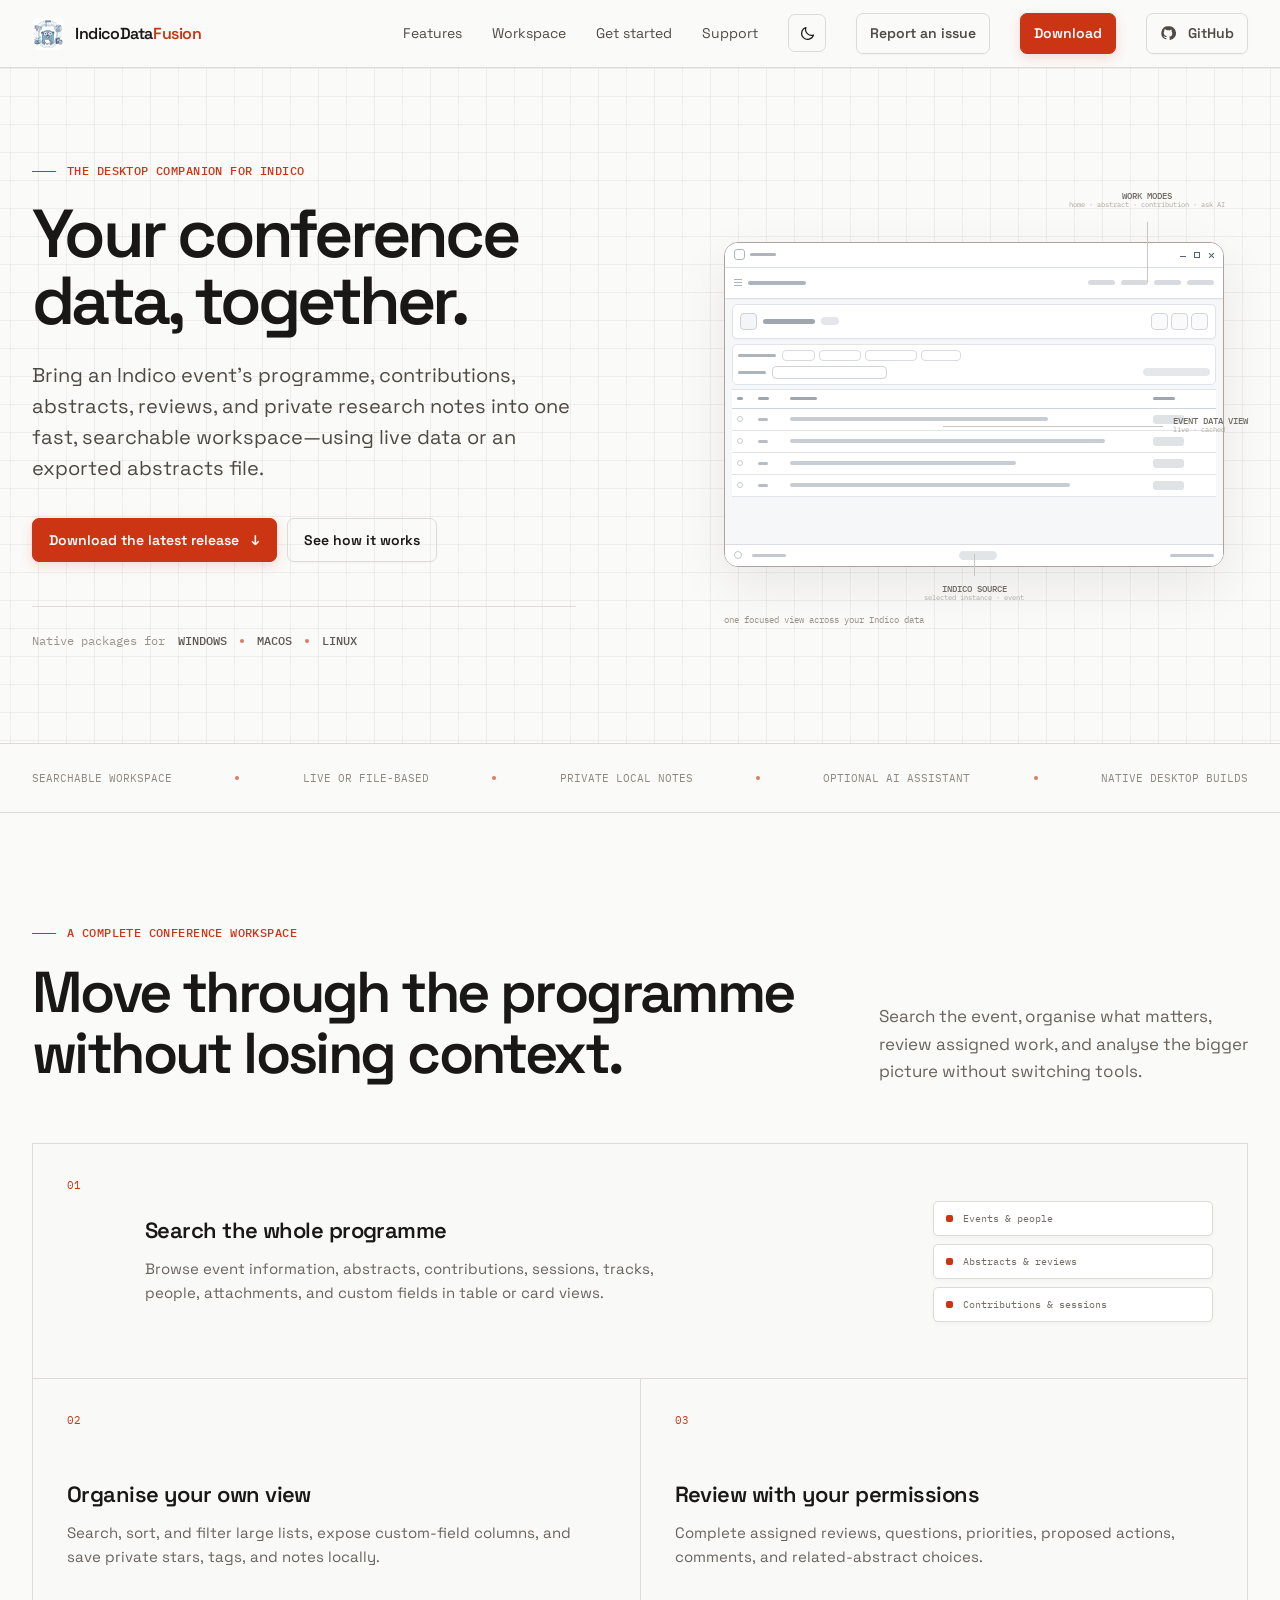
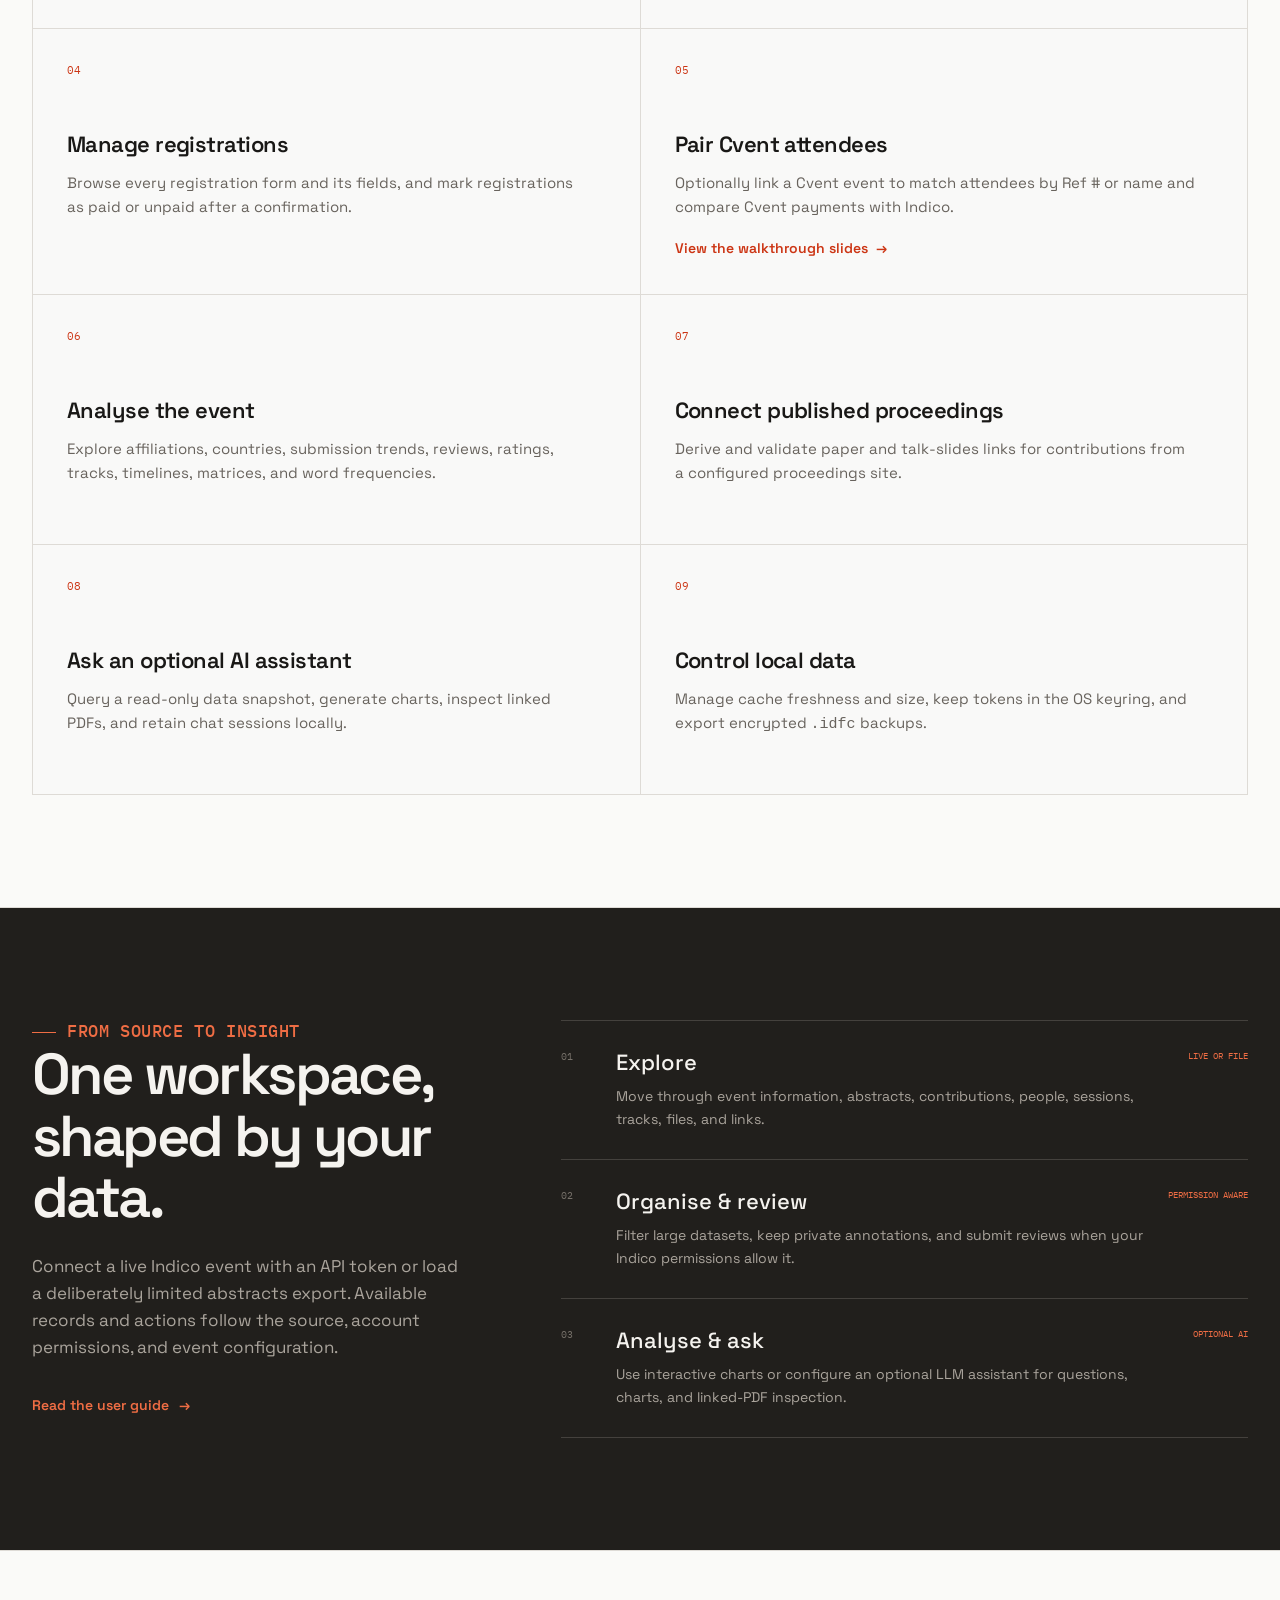
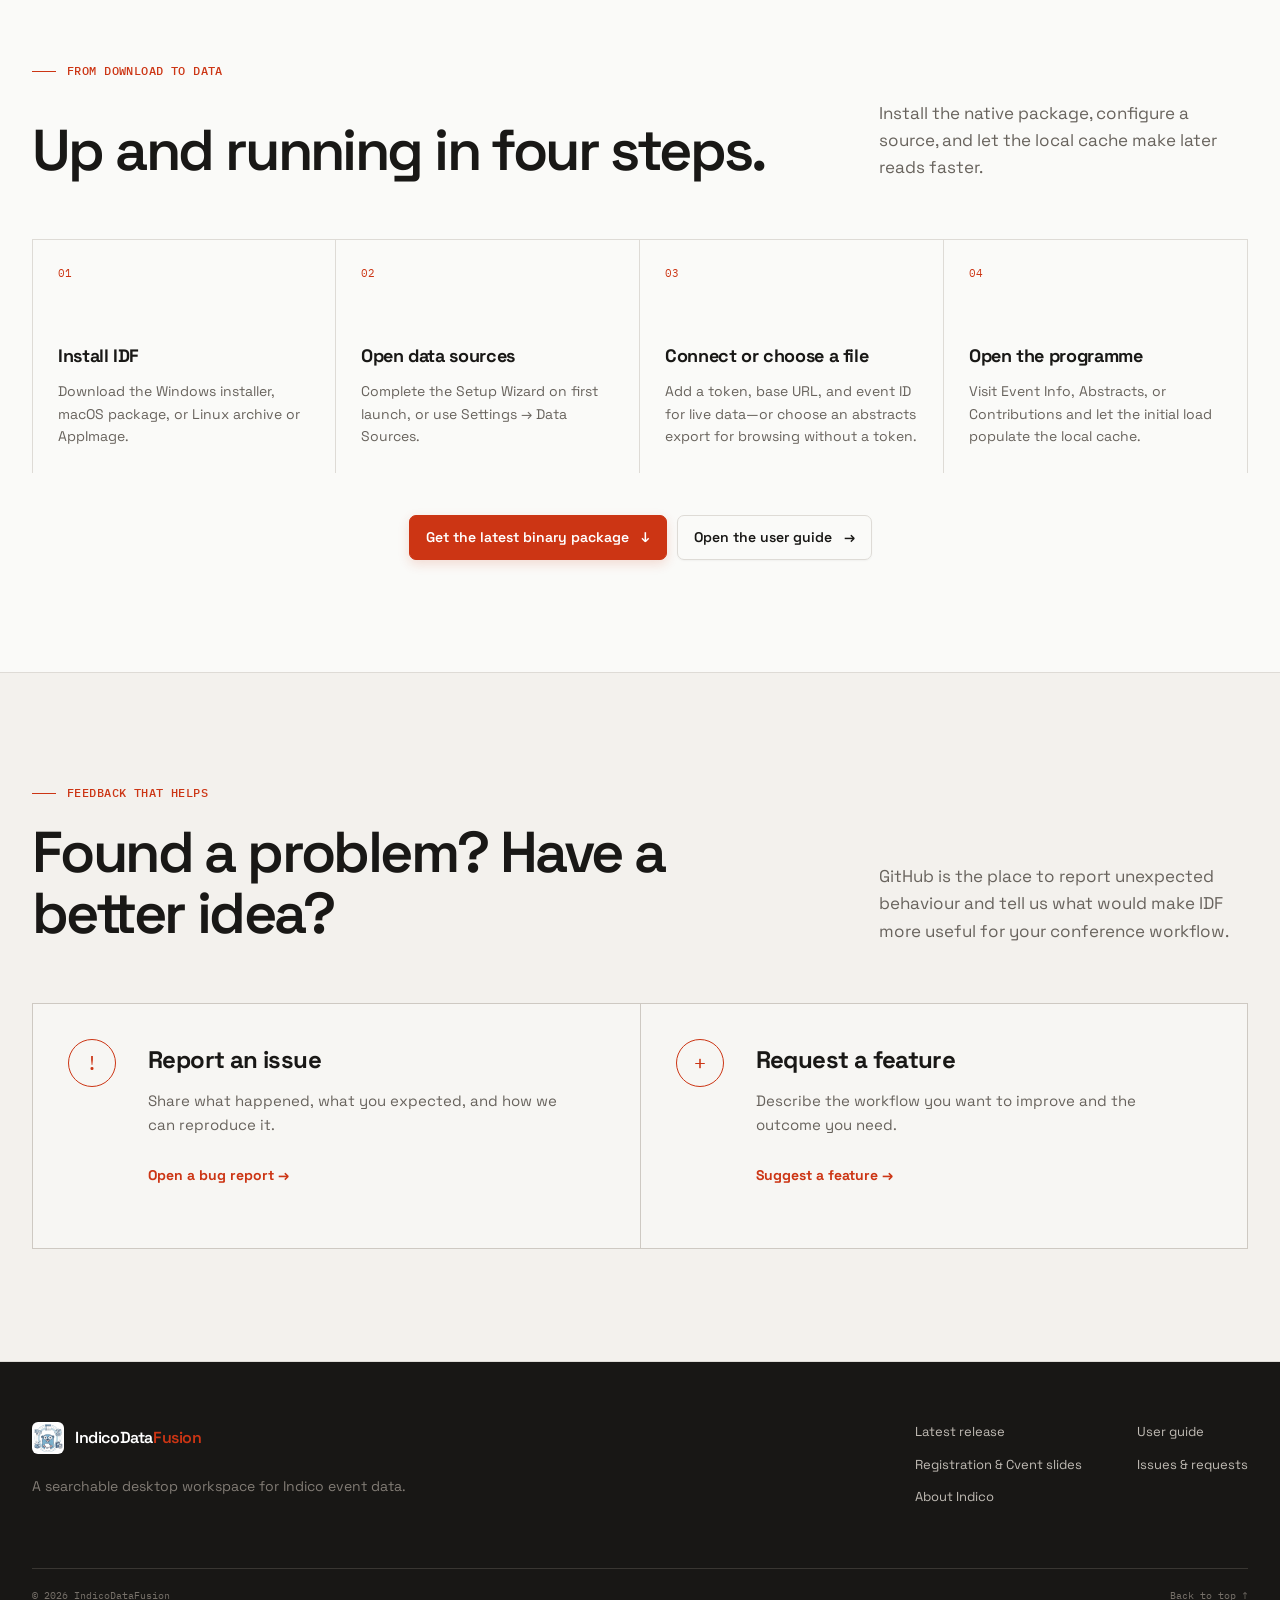
<file: docs/index.html>
<!doctype html>
<html lang="en">
<head>
  <meta charset="utf-8" />
  <meta name="viewport" content="width=device-width, initial-scale=1" />
  <meta name="theme-color" content="#cc3514" />
  <meta name="description" content="IndicoDataFusion is a native desktop workspace for searching Indico programmes, abstracts, contributions, reviews, and private local notes." />
  <meta property="og:title" content="IndicoDataFusion · Your conference data, together" />
  <meta property="og:description" content="Search, organise, review, and analyse live or exported Indico event data from one focused desktop app." />
  <meta property="og:type" content="website" />
  <title>IndicoDataFusion · Your conference data, together</title>
  <script>
    try {
      const savedTheme = localStorage.getItem("idf-theme");
      const theme = savedTheme || (matchMedia("(prefers-color-scheme: dark)").matches ? "dark" : "light");
      document.documentElement.dataset.theme = theme;
    } catch (_) {}
  </script>
  <link rel="preconnect" href="https://fonts.googleapis.com" />
  <link rel="preconnect" href="https://fonts.gstatic.com" crossorigin />
  <link href="https://fonts.googleapis.com/css2?family=IBM+Plex+Mono:wght@400;500&family=Space+Grotesk:wght@400;500;600;700&display=swap" rel="stylesheet" />
  <link rel="stylesheet" href="style.css" />
  <link rel="icon" type="image/svg+xml" href="icon.svg" />
</head>
<body>
  <header class="site-header" id="top">
    <nav class="nav shell" aria-label="Primary navigation">
      <a class="brand" href="#top" aria-label="IndicoDataFusion home">
        <img class="brand-icon" src="icon.svg" alt="" aria-hidden="true" />
        <span>IndicoData<span>Fusion</span></span>
      </a>
      <button class="nav-toggle" id="navToggle" type="button" aria-expanded="false" aria-controls="navMenu" aria-label="Open navigation"><span></span><span></span><span></span></button>
      <div class="nav-menu" id="navMenu">
        <a href="#features">Features</a><a href="#workspace">Workspace</a><a href="#get-started">Get started</a><a href="#support">Support</a>
        <button class="theme-toggle" id="themeToggle" type="button" aria-label="Switch to dark mode" title="Switch to dark mode">
          <svg class="sun-icon" viewBox="0 0 24 24" aria-hidden="true"><circle cx="12" cy="12" r="3.5"></circle><path d="M12 2v2M12 20v2M4.93 4.93l1.42 1.42M17.65 17.65l1.42 1.42M2 12h2M20 12h2M4.93 19.07l1.42-1.42M17.65 6.35l1.42-1.42"></path></svg>
          <svg class="moon-icon" viewBox="0 0 24 24" aria-hidden="true"><path d="M20.5 14.3A8.6 8.6 0 0 1 9.7 3.5 8.6 8.6 0 1 0 20.5 14.3Z"></path></svg>
        </button>
        <a class="button button-small button-quiet" href="https://github.com/IndicoDataFusion/IDF-App/issues" target="_blank" rel="noopener">Report an issue</a>
        <a class="button button-small button-primary" href="https://github.com/IndicoDataFusion/IDF-App/releases/latest" target="_blank" rel="noopener">Download</a>
        <a class="button button-small button-quiet github-button" href="https://github.com/IndicoDataFusion/IDF-App" target="_blank" rel="noopener"><svg viewBox="0 0 24 24" aria-hidden="true"><path d="M12 2a10 10 0 0 0-3.16 19.49c.5.09.68-.22.68-.48v-1.69c-2.78.6-3.37-1.18-3.37-1.18-.45-1.16-1.11-1.47-1.11-1.47-.91-.62.07-.61.07-.61 1 .07 1.53 1.03 1.53 1.03.9 1.53 2.35 1.09 2.92.83.09-.65.35-1.09.64-1.34-2.22-.25-4.56-1.11-4.56-4.94 0-1.09.39-1.98 1.03-2.68-.1-.25-.45-1.27.1-2.64 0 0 .84-.27 2.75 1.02A9.6 9.6 0 0 1 12 8c.85 0 1.71.11 2.51.34 1.91-1.29 2.75-1.02 2.75-1.02.55 1.37.2 2.39.1 2.64.64.7 1.03 1.59 1.03 2.68 0 3.84-2.34 4.68-4.57 4.93.36.31.68.92.68 1.85v2.75c0 .27.18.58.69.48A10 10 0 0 0 12 2Z" fill="currentColor"></path></svg>GitHub</a>
      </div>
    </nav>
  </header>

  <main>
    <section class="hero grid-field" aria-labelledby="hero-title">
      <div class="shell hero-grid">
        <div class="hero-copy">
          <p class="eyebrow"><span></span> The desktop companion for Indico</p>
          <h1 id="hero-title">Your conference data, together.</h1>
          <p class="hero-lede">Bring an Indico event's programme, contributions, abstracts, reviews, and private research notes into one fast, searchable workspace—using live data or an exported abstracts file.</p>
          <div class="hero-actions">
            <a class="button button-primary" href="https://github.com/IndicoDataFusion/IDF-App/releases/latest" target="_blank" rel="noopener">Download the latest release <span aria-hidden="true">↓</span></a>
            <a class="button button-quiet" href="#get-started">See how it works</a>
          </div>
          <div class="availability" aria-label="Available platforms"><span>Native packages for</span><strong>Windows</strong><i></i><strong>macOS</strong><i></i><strong>Linux</strong></div>
        </div>

        <div class="app-schematic" aria-label="Illustration of the IDF desktop application">
          <div class="schematic-label label-top">WORK MODES <small>home · abstract · contribution · ask AI</small></div>
          <div class="schematic-label label-left">INDICO SOURCE <small>selected instance · event</small></div>
          <div class="schematic-label label-right-top">EVENT DATA VIEW <small>live · cached</small></div>
          <div class="app-window">
            <div class="window-bar"><span class="window-title"><i></i><b></b></span><span class="window-controls" aria-hidden="true"><i></i><i></i><i></i></span></div>
            <div class="window-body">
              <div class="app-nav"><strong><i></i><b></b></strong><div><span></span><span></span><span></span><span></span></div></div>
              <div class="workspace">
                <div class="workspace-head"><strong><i></i><b></b><em></em></strong><div><span></span><span></span><span></span></div></div>
                <div class="filter-panel"><div class="saved-views"><b></b><span></span><span></span><span></span><span></span></div><div class="filter-row"><b></b><span></span><em></em></div></div>
                <div class="data-table"><div class="table-head"><i></i><b></b><strong></strong><em></em></div><div class="data-row"><i></i><b></b><span></span><em></em></div><div class="data-row"><i></i><b></b><span></span><em></em></div><div class="data-row"><i></i><b></b><span></span><em></em></div><div class="data-row"><i></i><b></b><span></span><em></em></div>
                </div>
              </div>
            </div>
            <div class="app-statusbar"><i></i><span></span><b></b><span></span></div>
          </div>
          <p class="figure-caption">one focused view across your Indico data</p>
        </div>
      </div>
    </section>

    <div class="signal-strip" aria-label="Product highlights"><div class="signal-track shell"><span>SEARCHABLE WORKSPACE</span><i></i><span>LIVE OR FILE-BASED</span><i></i><span>PRIVATE LOCAL NOTES</span><i></i><span>OPTIONAL AI ASSISTANT</span><i></i><span>NATIVE DESKTOP BUILDS</span></div></div>

    <section class="section" id="features" aria-labelledby="features-title">
      <div class="shell">
        <p class="eyebrow"><span></span> A complete conference workspace</p>
        <div class="section-intro"><h2 id="features-title">Move through the programme without losing context.</h2><p>Search the event, organise what matters, review assigned work, and analyse the bigger picture without switching tools.</p></div>
        <div class="feature-grid">
          <article class="feature feature-wide"><div class="feature-number">01</div><div><h3>Search the whole programme</h3><p>Browse event information, abstracts, contributions, sessions, tracks, people, attachments, and custom fields in table or card views.</p></div><div class="source-stack" aria-hidden="true"><span><i></i>Events &amp; people</span><span><i></i>Abstracts &amp; reviews</span><span><i></i>Contributions &amp; sessions</span></div></article>
          <article class="feature"><div class="feature-number">02</div><h3>Organise your own view</h3><p>Search, sort, and filter large lists, expose custom-field columns, and save private stars, tags, and notes locally.</p></article>
          <article class="feature"><div class="feature-number">03</div><h3>Review with your permissions</h3><p>Complete assigned reviews, questions, priorities, proposed actions, comments, and related-abstract choices.</p></article>
          <article class="feature"><div class="feature-number">04</div><h3>Manage registrations</h3><p>Browse every registration form and its fields, and mark registrations as paid or unpaid after a confirmation.</p></article>
          <article class="feature"><div class="feature-number">05</div><h3>Pair Cvent attendees</h3><p>Optionally link a Cvent event to match attendees by Ref # or name and compare Cvent payments with Indico.</p><a class="feature-link" href="slides/cvent-sync/">View the walkthrough slides <span aria-hidden="true">→</span></a></article>
          <article class="feature"><div class="feature-number">06</div><h3>Analyse the event</h3><p>Explore affiliations, countries, submission trends, reviews, ratings, tracks, timelines, matrices, and word frequencies.</p></article>
          <article class="feature"><div class="feature-number">07</div><h3>Connect published proceedings</h3><p>Derive and validate paper and talk-slides links for contributions from a configured proceedings site.</p></article>
          <article class="feature"><div class="feature-number">08</div><h3>Ask an optional AI assistant</h3><p>Query a read-only data snapshot, generate charts, inspect linked PDFs, and retain chat sessions locally.</p></article>
          <article class="feature"><div class="feature-number">09</div><h3>Control local data</h3><p>Manage cache freshness and size, keep tokens in the OS keyring, and export encrypted <code>.idfc</code> backups.</p></article>
        </div>
      </div>
    </section>

    <section class="section modes" id="workspace" aria-labelledby="workspace-title">
      <div class="shell modes-grid">
        <div class="modes-copy"><p class="eyebrow light"><span></span> From source to insight</p><h2 id="workspace-title">One workspace, shaped by your data.</h2><p>Connect a live Indico event with an API token or load a deliberately limited abstracts export. Available records and actions follow the source, account permissions, and event configuration.</p><a class="text-link" href="https://github.com/IndicoDataFusion/IDF-App#user-guide" target="_blank" rel="noopener">Read the user guide <span aria-hidden="true">→</span></a></div>
        <div class="mode-list"><article><b>01</b><div><h3>Explore</h3><p>Move through event information, abstracts, contributions, people, sessions, tracks, files, and links.</p></div><span>LIVE OR FILE</span></article><article><b>02</b><div><h3>Organise &amp; review</h3><p>Filter large datasets, keep private annotations, and submit reviews when your Indico permissions allow it.</p></div><span>PERMISSION AWARE</span></article><article><b>03</b><div><h3>Analyse &amp; ask</h3><p>Use interactive charts or configure an optional LLM assistant for questions, charts, and linked-PDF inspection.</p></div><span>OPTIONAL AI</span></article></div>
      </div>
    </section>

    <section class="section" id="get-started" aria-labelledby="start-title">
      <div class="shell">
        <p class="eyebrow"><span></span> From download to data</p><div class="section-intro"><h2 id="start-title">Up and running in four steps.</h2><p>Install the native package, configure a source, and let the local cache make later reads faster.</p></div>
        <ol class="steps"><li><span>01</span><div><h3>Install IDF</h3><p>Download the Windows installer, macOS package, or Linux archive or AppImage.</p></div></li><li><span>02</span><div><h3>Open data sources</h3><p>Complete the Setup Wizard on first launch, or use Settings → Data Sources.</p></div></li><li><span>03</span><div><h3>Connect or choose a file</h3><p>Add a token, base URL, and event ID for live data—or choose an abstracts export for browsing without a token.</p></div></li><li><span>04</span><div><h3>Open the programme</h3><p>Visit Event Info, Abstracts, or Contributions and let the initial load populate the local cache.</p></div></li></ol>
        <div class="center-action"><a class="button button-primary" href="https://github.com/IndicoDataFusion/IDF-App/releases/latest" target="_blank" rel="noopener">Get the latest binary package <span aria-hidden="true">↓</span></a><a class="button button-quiet" href="https://github.com/IndicoDataFusion/IDF-App#user-guide" target="_blank" rel="noopener">Open the user guide <span aria-hidden="true">→</span></a></div>
      </div>
    </section>

    <section class="section support" id="support" aria-labelledby="support-title">
      <div class="shell">
        <p class="eyebrow"><span></span> Feedback that helps</p><div class="section-intro"><h2 id="support-title">Found a problem? Have a better idea?</h2><p>GitHub is the place to report unexpected behaviour and tell us what would make IDF more useful for your conference workflow.</p></div>
        <div class="support-grid">
          <a class="support-card" href="https://github.com/IndicoDataFusion/IDF-App/issues/new?title=%5BBug%5D%20" target="_blank" rel="noopener"><span class="support-icon" aria-hidden="true">!</span><div><h3>Report an issue</h3><p>Share what happened, what you expected, and how we can reproduce it.</p><strong>Open a bug report →</strong></div></a>
          <a class="support-card" href="https://github.com/IndicoDataFusion/IDF-App/issues/new?title=%5BFeature%20request%5D%20" target="_blank" rel="noopener"><span class="support-icon" aria-hidden="true">+</span><div><h3>Request a feature</h3><p>Describe the workflow you want to improve and the outcome you need.</p><strong>Suggest a feature →</strong></div></a>
        </div>
      </div>
    </section>
  </main>

  <footer class="site-footer">
    <div class="shell footer-main"><div><a class="brand footer-brand" href="#top"><img class="brand-icon" src="icon.svg" alt="" aria-hidden="true" /><span>IndicoData<span>Fusion</span></span></a><p>A searchable desktop workspace for Indico event data.</p></div><nav aria-label="Footer navigation"><a href="https://github.com/IndicoDataFusion/IDF-App/releases/latest" target="_blank" rel="noopener">Latest release</a><a href="https://github.com/IndicoDataFusion/IDF-App#user-guide" target="_blank" rel="noopener">User guide</a><a href="slides/cvent-sync/">Registration &amp; Cvent slides</a><a href="https://github.com/IndicoDataFusion/IDF-App/issues" target="_blank" rel="noopener">Issues &amp; requests</a><a href="https://getindico.io/" target="_blank" rel="noopener">About Indico</a></nav></div>
    <div class="shell footer-bottom"><p>© <span id="year"></span> IndicoDataFusion</p><a href="#top">Back to top ↑</a></div>
  </footer>
  <script src="main.js"></script>
</body>
</html>
</file>
<file: docs/style.css>
*, *::before, *::after { box-sizing: border-box; }
:root { color-scheme:light; --paper:#fafaf8; --paper-deep:#f3f1ed; --ink:#191816; --muted:#68635d; --faint:#99938c; --line:#dedbd6; --flame:#cc3514; --flame-dark:#a92a0d; --night:#211f1c; --sans:"Space Grotesk",Inter,ui-sans-serif,system-ui,sans-serif; --mono:"IBM Plex Mono",ui-monospace,monospace; --nav-height:68px; }
:root[data-theme="dark"] { color-scheme:dark; --paper:#161513; --paper-deep:#1c1a18; --ink:#f5f3ef; --muted:#aaa49c; --faint:#817b74; --line:#393632; --flame:#ef6d44; --flame-dark:#f07b57; --night:#0e0e0d; }
html { scroll-behavior:smooth; scroll-padding-top:var(--nav-height); background:var(--paper); }
body { margin:0; color:var(--ink); background:var(--paper); font-family:var(--sans); line-height:1.6; -webkit-font-smoothing:antialiased; }
a { color:inherit; text-decoration:none; }
a:focus-visible, button:focus-visible { outline:2px solid var(--flame); outline-offset:3px; }
.shell { width:min(1216px, calc(100% - 48px)); margin-inline:auto; }

.site-header { position:sticky; top:0; z-index:20; height:var(--nav-height); background:rgba(250,250,248,.93); border-bottom:1px solid var(--line); backdrop-filter:blur(12px); }
.nav { height:100%; display:flex; align-items:center; justify-content:space-between; gap:32px; }
.brand { display:inline-flex; align-items:center; gap:11px; font-weight:600; letter-spacing:-.025em; }
.brand > span:last-child > span { color:var(--flame); }
.brand-icon { width:32px; height:32px; flex:0 0 auto; object-fit:contain; border-radius:6px; }
.nav-menu { display:flex; align-items:center; gap:30px; font-size:14px; color:#4f4b46; }
.nav-menu > a:not(.button) { transition:color .16s ease; }
.nav-menu > a:not(.button):hover { color:var(--flame); }
.theme-toggle { width:38px; height:38px; flex:0 0 auto; display:grid; place-items:center; padding:0; color:var(--ink); border:1px solid var(--line); border-radius:7px; background:transparent; cursor:pointer; transition:background .16s ease,border-color .16s ease,transform .16s ease; }
.theme-toggle:hover { transform:translateY(-1px); border-color:#9f9992; background:var(--paper-deep); }
.theme-toggle svg { grid-area:1/1; width:17px; height:17px; fill:none; stroke:currentColor; stroke-width:1.7; stroke-linecap:round; stroke-linejoin:round; transition:opacity .16s ease,transform .2s ease; }
.theme-toggle .sun-icon { opacity:0; transform:rotate(25deg) scale(.7); }
.theme-toggle .moon-icon { opacity:1; transform:rotate(0) scale(1); }
[data-theme="dark"] .theme-toggle .sun-icon { opacity:1; transform:rotate(0) scale(1); }
[data-theme="dark"] .theme-toggle .moon-icon { opacity:0; transform:rotate(-25deg) scale(.7); }
.nav-toggle { display:none; width:40px; height:40px; padding:10px; border:1px solid var(--line); border-radius:6px; background:transparent; }
.nav-toggle span { display:block; height:1px; background:var(--ink); margin:5px 0; transition:.2s ease; }

.button { display:inline-flex; align-items:center; justify-content:center; gap:12px; min-height:44px; padding:10px 16px; border:1px solid var(--line); border-radius:7px; background:var(--paper); font-size:14px; font-weight:600; box-shadow:0 1px 2px rgba(25,24,22,.04); transition:transform .16s ease,background .16s ease,border-color .16s ease; }
.button:hover { transform:translateY(-1px); border-color:#beb9b2; }
.button-primary { color:white; background:var(--flame); border-color:var(--flame); box-shadow:0 4px 12px rgba(204,53,20,.16); }
.button-primary:hover { background:var(--flame-dark); border-color:var(--flame-dark); }
.button-small { min-height:38px; padding:8px 13px; }
.button-quiet { background:transparent; }
.github-button svg { width:16px; height:16px; }

.hero { position:relative; min-height:675px; overflow:hidden; border-bottom:1px solid var(--line); }
.grid-field { background-image:linear-gradient(rgba(125,119,111,.09) 1px,transparent 1px),linear-gradient(90deg,rgba(125,119,111,.09) 1px,transparent 1px); background-size:28px 28px; background-position:center top; }
.hero-grid { position:relative; z-index:1; min-height:675px; display:grid; grid-template-columns:.95fr 1.05fr; align-items:center; gap:70px; padding-block:74px; }
.hero-copy { padding-block:20px; }
.eyebrow { display:flex; align-items:center; gap:11px; margin:0 0 20px; color:var(--flame); font:500 12px/1.4 var(--mono); letter-spacing:.035em; text-transform:uppercase; }
.eyebrow > span { width:24px; height:1px; background:currentColor; }
.hero h1 { max-width:680px; margin:0; font-size:clamp(48px,5.3vw,74px); line-height:.99; letter-spacing:-.055em; font-weight:600; }
.hero-lede { max-width:625px; margin:26px 0 0; color:#4e4943; font-size:clamp(17px,1.65vw,20px); line-height:1.55; }
.hero-actions { display:flex; flex-wrap:wrap; gap:10px; margin-top:34px; }
.availability { display:flex; flex-wrap:wrap; align-items:center; gap:13px; margin-top:44px; padding-top:26px; border-top:1px solid var(--line); color:var(--faint); font:12px var(--mono); }
.availability strong { color:#5c5751; font-weight:500; text-transform:uppercase; }
.availability i, .signal-track i { width:4px; height:4px; border-radius:50%; background:var(--flame); opacity:.65; }

.app-schematic { position:relative; min-height:500px; }
.app-window { position:absolute; top:86px; left:78px; width:min(500px,calc(100% - 80px)); height:325px; overflow:hidden; border:1px solid #aaa49c; border-radius:14px; background:rgba(250,250,248,.88); box-shadow:0 18px 50px rgba(35,31,26,.08); backdrop-filter:blur(3px); }
.window-bar { height:25px; display:flex; align-items:center; justify-content:space-between; padding:0 9px; border-bottom:1px solid #d8dce3; background:#fff; }
.window-title { display:flex; align-items:center; gap:5px; }
.window-title i { width:11px; height:11px; border:1px solid #aeb4bc; border-radius:3px; }
.window-title b { width:26px; height:3px; border-radius:2px; background:#aeb4bc; }
.window-controls { display:flex; gap:8px; }
.window-controls i { position:relative; display:block; width:6px; height:6px; }
.window-controls i:first-child::after { content:""; position:absolute; inset:auto 0 1px; height:1px; background:#566174; }
.window-controls i:nth-child(2) { border:1px solid #566174; }
.window-controls i:last-child::before, .window-controls i:last-child::after { content:""; position:absolute; top:3px; width:7px; height:1px; background:#566174; transform:rotate(45deg); }
.window-controls i:last-child::after { transform:rotate(-45deg); }
.window-body { height:calc(100% - 25px); background:#f6f7f8; }
.app-nav { height:31px; display:flex; align-items:center; justify-content:space-between; padding:0 9px; border-bottom:1px solid #dce0e4; background:#fff; box-shadow:0 1px 2px rgba(25,35,50,.03); }
.app-nav strong { display:flex; align-items:center; gap:6px; }
.app-nav strong i { width:8px; height:1px; background:#aeb4bc; box-shadow:0 -3px #aeb4bc,0 3px #aeb4bc; }
.app-nav strong b { width:58px; height:4px; border-radius:2px; background:#aeb4bc; }
.app-nav > div { display:flex; align-items:center; height:100%; gap:6px; }
.app-nav > div span { display:block; width:27px; height:5px; border-radius:3px; background:#d7dbe0; }
.workspace { padding:5px 7px 7px; }
.workspace-head { height:35px; display:flex; justify-content:space-between; align-items:center; padding:0 7px; border:1px solid #dfe3e9; border-radius:5px; background:#fff; box-shadow:0 1px 2px rgba(25,35,50,.04); }
.workspace-head strong { display:flex; align-items:center; gap:6px; }
.workspace-head strong > i { width:17px; height:17px; border:1px solid #cdd2d9; border-radius:4px; background:#f4f5f6; }
.workspace-head strong > b { width:52px; height:5px; border-radius:3px; background:#9fa6af; }
.workspace-head em { width:18px; height:8px; border-radius:4px; background:#e4e6e9; }
.workspace-head > div { display:flex; gap:3px; }
.workspace-head > div span { width:17px; height:17px; border:1px solid #d2d6dc; border-radius:4px; background:#fafafa; }
.filter-panel { margin-top:5px; padding:5px; border:1px solid #e1e4e9; border-radius:5px; background:#fff; }
.saved-views { display:flex; align-items:center; gap:4px; }
.saved-views b { width:38px; height:3px; margin-right:2px; border-radius:2px; background:#aeb4bc; }
.saved-views span { width:33px; height:11px; border:1px solid #d7dbe0; border-radius:4px; }
.saved-views span:nth-of-type(2) { width:42px; }
.saved-views span:nth-of-type(3) { width:52px; }
.saved-views span:nth-of-type(4) { width:40px; }
.filter-row { display:flex; align-items:center; gap:6px; margin-top:5px; }
.filter-row b { width:28px; height:3px; border-radius:2px; background:#aeb4bc; }
.filter-row span { width:115px; height:13px; border:1px solid #cfd4da; border-radius:4px; }
.filter-row em { width:67px; height:8px; margin-left:auto; border-radius:5px; background:#e5e7ea; }
.data-table { margin-top:4px; overflow:hidden; border-top:1px solid #dfe3e8; background:#fff; }
.table-head, .data-row { display:grid; grid-template-columns:16px 27px 1fr 58px; align-items:center; gap:5px; padding-inline:5px; }
.table-head { height:19px; border-bottom:1px solid #cfd4dc; }
.table-head i, .table-head b, .table-head strong, .table-head em { height:3px; border-radius:2px; background:#9fa6af; }
.table-head i { width:6px; }
.table-head b { width:11px; }
.table-head strong { width:27px; }
.table-head em { width:22px; }
.data-row { height:22px; border-bottom:1px solid #e1e5ea; }
.data-row i { width:6px; height:6px; border:1px solid #c4cad1; border-radius:50%; }
.data-row b { width:10px; height:3px; border-radius:2px; background:#b7bdc5; }
.data-row > span { width:72%; height:4px; border-radius:2px; background:#c8cdd3; }
.data-row:nth-child(3) > span { width:88%; }
.data-row:nth-child(4) > span { width:63%; }
.data-row:nth-child(5) > span { width:78%; }
.data-row em { width:31px; height:9px; border-radius:3px; background:#e0e3e6; }
.app-statusbar { position:absolute; inset:auto 0 0; height:22px; display:grid; grid-template-columns:12px 34px 1fr 44px; align-items:center; gap:6px; padding:0 9px; border-top:1px solid #d9dde2; background:#fff; }
.app-statusbar i { width:8px; height:8px; border:1px solid #bfc5cc; border-radius:50%; }
.app-statusbar span { height:3px; border-radius:2px; background:#c3c8ce; }
.app-statusbar b { justify-self:center; width:38px; height:9px; border-radius:5px; background:#e2e5e8; }
.schematic-label { position:absolute; z-index:2; color:#716b64; font:500 9px/1.2 var(--mono); text-transform:uppercase; }
.schematic-label small { display:block; color:#aaa49c; font-size:7px; text-transform:none; font-weight:400; }
.schematic-label::after { content:""; position:absolute; height:1px; background:#c9c4bd; }
.label-top { top:35px; right:8px; width:185px; text-align:center; }
.label-top::after { top:31px; left:50%; width:1px; height:60px; }
.label-left { left:238px; top:428px; width:180px; text-align:center; }
.label-left::after { bottom:calc(100% + 8px); left:50%; width:1px; height:22px; }
.label-right-top { right:0; top:260px; }
.label-right-top::after { right:calc(100% + 10px); top:10px; width:220px; }
.figure-caption { position:absolute; left:78px; bottom:31px; margin:0; color:#99938c; font:9px var(--mono); }

.signal-strip { overflow:hidden; border-bottom:1px solid var(--line); background:rgba(250,250,248,.96); }
.signal-track { min-height:68px; display:flex; align-items:center; justify-content:space-between; gap:25px; color:#8e8881; white-space:nowrap; font:11px var(--mono); }
.section { padding-block:112px; border-bottom:1px solid var(--line); }
.section-intro { display:grid; grid-template-columns:minmax(0,1.35fr) minmax(280px,.65fr); gap:80px; align-items:end; margin-bottom:58px; }
.section h2 { max-width:780px; margin:0; font-size:clamp(36px,4.5vw,58px); line-height:1.07; letter-spacing:-.045em; font-weight:600; }
.section-intro > p, .modes-copy > p { margin:0; color:var(--muted); font-size:17px; }
.feature-grid { display:grid; grid-template-columns:repeat(2,1fr); border-top:1px solid var(--line); border-left:1px solid var(--line); }
.feature { position:relative; min-height:250px; padding:34px; border-right:1px solid var(--line); border-bottom:1px solid var(--line); background:rgba(250,250,248,.86); }
.feature-wide { grid-column:1/-1; min-height:235px; display:grid; grid-template-columns:50px 1fr 280px; gap:28px; align-items:center; }
.feature-number { margin-bottom:54px; color:var(--flame); font:11px var(--mono); }
.feature-wide .feature-number { align-self:start; margin:0; }
.feature h3 { margin:0 0 12px; font-size:22px; line-height:1.25; letter-spacing:-.025em; font-weight:600; }
.feature p { max-width:520px; margin:0; color:var(--muted); font-size:15px; }
.feature-link { display:inline-flex; gap:8px; margin-top:18px; color:var(--flame); font-weight:600; font-size:14px; }
.source-stack { display:flex; flex-direction:column; gap:8px; }
.source-stack span { display:flex; align-items:center; gap:10px; padding:10px 12px; border:1px solid var(--line); border-radius:5px; color:#716b64; background:white; font:10px var(--mono); box-shadow:0 2px 5px rgba(25,24,22,.03); }
.source-stack i { width:7px; height:7px; border-radius:2px; background:var(--flame); }

.modes { color:#f5f3ef; background:var(--night); }
.modes-grid { display:grid; grid-template-columns:.78fr 1.22fr; gap:90px; }
.eyebrow.light { color:#ef6d44; }
.modes-copy h2 { margin-bottom:24px; }
.modes-copy > p { color:#aaa49c; }
.text-link { display:inline-flex; gap:10px; margin-top:32px; color:#ef6d44; font-weight:600; font-size:14px; }
.mode-list { border-top:1px solid #44413d; }
.mode-list article { display:grid; grid-template-columns:35px 1fr auto; gap:20px; align-items:start; padding:29px 0; border-bottom:1px solid #44413d; }
.mode-list article > b { color:#77716a; font:10px var(--mono); }
.mode-list h3 { margin:-5px 0 5px; font-size:22px; font-weight:500; }
.mode-list p { margin:0; color:#aaa49c; font-size:14px; }
.mode-list article > span { color:#ef6d44; font:9px var(--mono); }

.steps { list-style:none; margin:0; padding:0; display:grid; grid-template-columns:repeat(4,1fr); border-top:1px solid var(--line); }
.steps li { min-height:230px; padding:26px 25px; border-right:1px solid var(--line); }
.steps li:first-child { border-left:1px solid var(--line); }
.steps li > span { display:block; margin-bottom:62px; color:var(--flame); font:11px var(--mono); }
.steps h3 { margin:0 0 9px; font-size:18px; letter-spacing:-.02em; }
.steps p { margin:0; color:var(--muted); font-size:14px; }
.center-action { display:flex; flex-wrap:wrap; justify-content:center; gap:10px; margin-top:42px; }

.support { background:var(--paper-deep); }
.support-grid { display:grid; grid-template-columns:repeat(2,1fr); border-top:1px solid #cec9c2; border-left:1px solid #cec9c2; }
.support-card { min-height:245px; display:grid; grid-template-columns:54px 1fr; gap:26px; padding:35px; border-right:1px solid #cec9c2; border-bottom:1px solid #cec9c2; background:rgba(250,250,248,.45); transition:background .16s ease; }
.support-card:hover { background:var(--paper); }
.support-icon { width:48px; height:48px; display:grid; place-items:center; border:1px solid var(--flame); border-radius:50%; color:var(--flame); font:20px var(--mono); }
.support-card h3 { margin:2px 0 10px; font-size:24px; letter-spacing:-.025em; }
.support-card p { max-width:430px; margin:0 0 25px; color:var(--muted); font-size:15px; }
.support-card strong { color:var(--flame); font-size:14px; }

.site-footer { color:#c1bcb5; background:#181715; }
.footer-main { display:flex; justify-content:space-between; gap:60px; padding-block:60px; }
.footer-brand { color:white; }
.footer-main > div > p { margin:14px 0 0; color:#827c75; font-size:14px; }
.footer-main nav { display:grid; grid-template-columns:repeat(2,auto); gap:12px 55px; font-size:13px; }
.footer-main nav a:hover, .footer-bottom a:hover { color:white; }
.footer-bottom { display:flex; justify-content:space-between; padding-block:20px; border-top:1px solid #393632; color:#77716a; font:10px var(--mono); }
.footer-bottom p { margin:0; }

[data-theme="dark"] .site-header { background:rgba(22,21,19,.92); }
[data-theme="dark"] .nav-menu { color:#c1bcb5; }
[data-theme="dark"] .button { box-shadow:none; }
[data-theme="dark"] .button-primary { color:#fff; background:#c83b19; border-color:#c83b19; box-shadow:0 4px 18px rgba(0,0,0,.2); }
[data-theme="dark"] .button-primary:hover { background:#df4d28; border-color:#df4d28; }
[data-theme="dark"] .grid-field { background-image:linear-gradient(rgba(193,188,181,.07) 1px,transparent 1px),linear-gradient(90deg,rgba(193,188,181,.07) 1px,transparent 1px); }
[data-theme="dark"] .hero-lede { color:#c1bcb5; }
[data-theme="dark"] .availability strong { color:#d4d0ca; }
[data-theme="dark"] .app-window { border-color:#68625b; background:rgba(27,25,22,.9); box-shadow:0 18px 55px rgba(0,0,0,.25); }
[data-theme="dark"] .window-bar, [data-theme="dark"] .app-nav, [data-theme="dark"] .workspace-head, [data-theme="dark"] .filter-panel, [data-theme="dark"] .data-table, [data-theme="dark"] .app-statusbar { color:#e8eaf0; border-color:#3b3e46; background:#202126; }
[data-theme="dark"] .window-title i, [data-theme="dark"] .workspace-head strong > i, [data-theme="dark"] .workspace-head > div span, [data-theme="dark"] .saved-views span, [data-theme="dark"] .filter-row span { border-color:#4a4d54; background:#292a2e; }
[data-theme="dark"] .window-title b, [data-theme="dark"] .app-nav strong i, [data-theme="dark"] .app-nav strong b, [data-theme="dark"] .workspace-head strong > b, [data-theme="dark"] .saved-views b, [data-theme="dark"] .filter-row b, [data-theme="dark"] .table-head i, [data-theme="dark"] .table-head b, [data-theme="dark"] .table-head strong, [data-theme="dark"] .table-head em { background:#73777e; }
[data-theme="dark"] .app-nav strong i { box-shadow:0 -3px #73777e,0 3px #73777e; }
[data-theme="dark"] .app-nav > div span, [data-theme="dark"] .data-row em, [data-theme="dark"] .workspace-head em, [data-theme="dark"] .filter-row em { background:#35363b; }
[data-theme="dark"] .window-controls i:first-child::after, [data-theme="dark"] .window-controls i:last-child::before, [data-theme="dark"] .window-controls i:last-child::after { background:#aeb4c0; }
[data-theme="dark"] .window-controls i:nth-child(2) { border-color:#aeb4c0; }
[data-theme="dark"] .window-body { color:#e8eaf0; background:#15161a; }
[data-theme="dark"] .data-table, [data-theme="dark"] .table-head, [data-theme="dark"] .data-row { border-color:#373941; }
[data-theme="dark"] .data-row i { border-color:#555962; }
[data-theme="dark"] .data-row b, [data-theme="dark"] .data-row > span { background:#5f636b; }
[data-theme="dark"] .app-statusbar i { border-color:#555962; }
[data-theme="dark"] .app-statusbar span { background:#5f636b; }
[data-theme="dark"] .app-statusbar b { background:#35363b; }
[data-theme="dark"] .schematic-label { color:#a8a199; }
[data-theme="dark"] .schematic-label::after { background:#5a554e; }
[data-theme="dark"] .signal-strip { background:rgba(22,21,19,.96); }
[data-theme="dark"] .feature { background:rgba(22,21,19,.86); }
[data-theme="dark"] .source-stack span { color:#b1aba3; background:#211f1c; box-shadow:none; }
[data-theme="dark"] .support-grid, [data-theme="dark"] .support-card { border-color:#45413c; }
[data-theme="dark"] .support-card { background:rgba(31,29,26,.45); }
[data-theme="dark"] .support-card:hover { background:#26231f; }
[data-theme="dark"] .modes { background:#0d0c0b; }
[data-theme="dark"] .site-footer { background:#090908; }

@media (max-width:1100px) {
  .nav-menu { gap:12px; font-size:13px; }
  .hero-grid { grid-template-columns:1fr; padding-top:92px; }
  .app-schematic { max-width:680px; width:100%; margin-inline:auto; }
  .hero, .hero-grid { min-height:auto; }
  .modes-grid { grid-template-columns:1fr; gap:55px; }
  .steps { grid-template-columns:repeat(2,1fr); }
  .steps li:nth-child(3) { border-left:1px solid var(--line); }
  .steps li { border-bottom:1px solid var(--line); }
}
@media (max-width:820px) {
  .shell { width:min(100% - 32px,720px); }
  .nav-toggle { display:block; }
  .nav-menu { position:fixed; top:var(--nav-height); left:0; right:0; display:none; align-items:stretch; padding:22px 16px 28px; border-bottom:1px solid var(--line); background:var(--paper); box-shadow:0 12px 25px rgba(25,24,22,.08); }
  .nav-menu.open { display:grid; gap:4px; }
  .nav-menu > a:not(.button) { padding:12px; }
  .theme-toggle { position:absolute; top:18px; right:18px; }
  .nav-toggle[aria-expanded="true"] span:nth-child(1) { transform:translateY(6px) rotate(45deg); }
  .nav-toggle[aria-expanded="true"] span:nth-child(2) { opacity:0; }
  .nav-toggle[aria-expanded="true"] span:nth-child(3) { transform:translateY(-6px) rotate(-45deg); }
  .section { padding-block:82px; }
  .section-intro { grid-template-columns:1fr; gap:24px; }
  .signal-track { justify-content:flex-start; overflow:hidden; }
  .feature-wide { grid-template-columns:40px 1fr; }
  .source-stack { grid-column:2; }
  .support-grid { grid-template-columns:1fr; }
}
@media (max-width:600px) {
  .shell { width:min(100% - 24px,520px); }
  .hero-grid { gap:35px; padding-block:65px; }
  .hero h1 { font-size:46px; }
  .hero-actions { align-items:stretch; flex-direction:column; }
  .center-action { align-items:stretch; flex-direction:column; }
  .availability { gap:9px; }
  .availability > span { flex-basis:100%; }
  .app-schematic { min-height:390px; }
  .app-window { top:62px; left:34px; width:calc(100% - 68px); height:265px; }
  .workspace { padding:4px; }
  .app-nav { padding-inline:5px; }
  .app-nav > div span { padding-inline:4px; }
  .app-nav > div span:last-child { display:none; }
  .saved-views span:nth-last-child(-n+2) { display:none; }
  .filter-row span { width:92px; }
  .filter-row em { display:none; }
  .table-head, .data-row { grid-template-columns:12px 22px 1fr 46px; gap:3px; padding-inline:3px; }
  .label-left { display:none; }
  .label-top { right:-2px; width:155px; }
  .label-top::after { height:48px; }
  .label-right-top { right:-3px; top:228px; }
  .label-right-top::after { width:72px; }
  .figure-caption { left:34px; bottom:15px; }
  .feature-grid { grid-template-columns:1fr; }
  .feature-wide { grid-column:auto; display:block; }
  .feature-wide .feature-number { margin-bottom:54px; }
  .source-stack { margin-top:28px; }
  .mode-list article { grid-template-columns:27px 1fr; }
  .mode-list article > span { grid-column:2; }
  .steps { grid-template-columns:1fr; }
  .steps li, .steps li:nth-child(3) { min-height:200px; border-left:1px solid var(--line); }
  .steps li > span { margin-bottom:42px; }
  .support-card { grid-template-columns:1fr; }
  .footer-main { flex-direction:column; }
  .footer-main nav { grid-template-columns:1fr; }
}
@media (prefers-reduced-motion:reduce) { html { scroll-behavior:auto; } *, *::before, *::after { transition-duration:.01ms !important; } }
</file>
